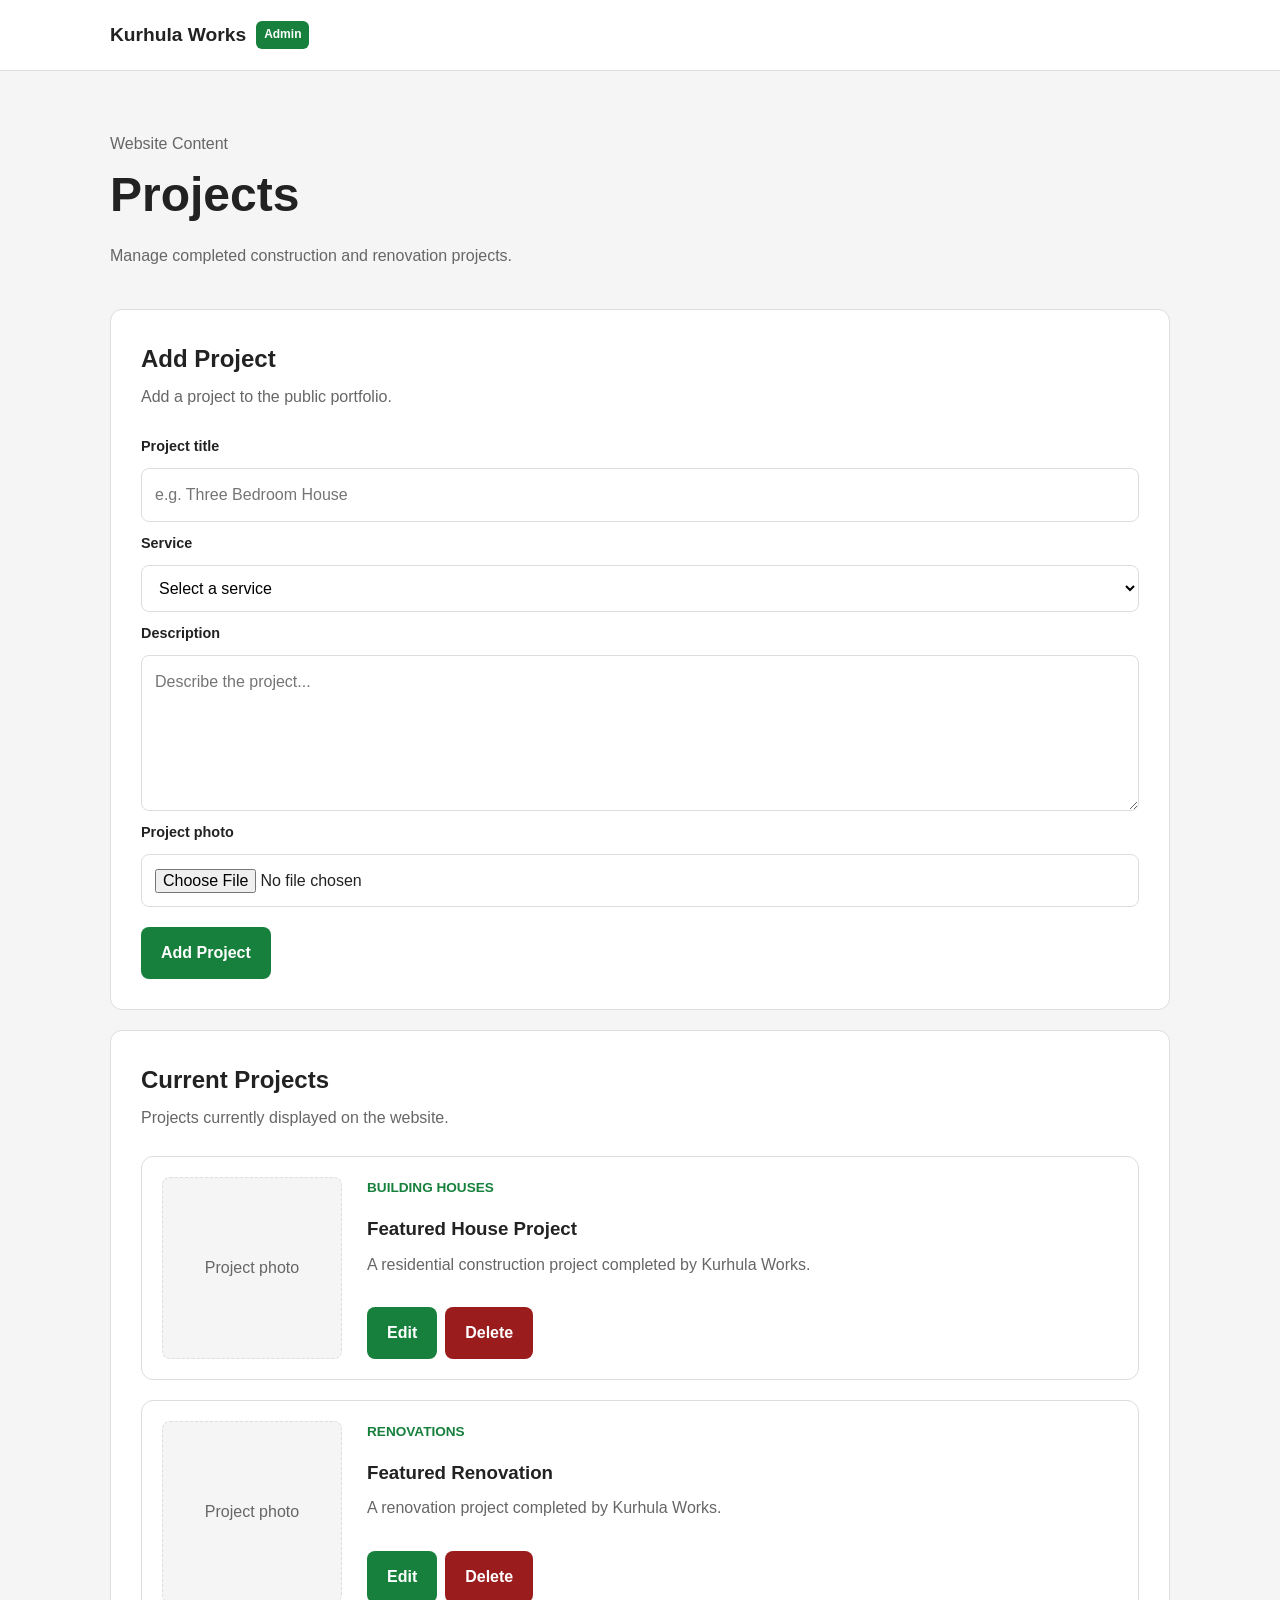
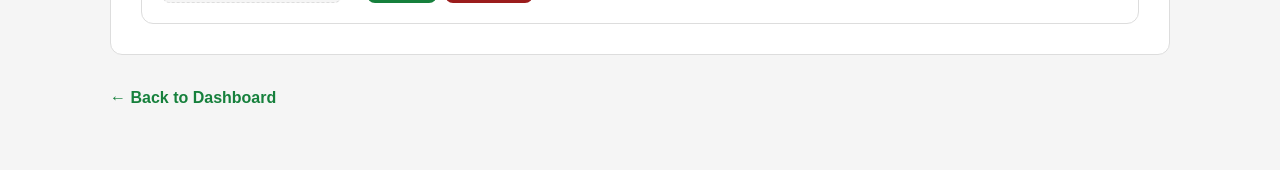
<file: admin/projects.html>
<!DOCTYPE html>
<html lang="en">

<head>

  <meta charset="UTF-8">

  <meta
    name="viewport"
    content="width=device-width, initial-scale=1.0"
  >

  <title>Projects | Kurhula Works Admin</title>

  <link rel="stylesheet" href="admin.css">

</head>


<body>


  <!-- ADMIN HEADER -->

  <header class="admin-header">

    <div class="admin-container">

      <div class="admin-brand">

        <a
          href="index.html"
          class="admin-brand-name"
        >
          Kurhula Works
        </a>

        <span class="admin-label">
          Admin
        </span>

      </div>

    </div>

  </header>


  <!-- MAIN -->

  <main class="admin-main">

    <div class="admin-container">


      <!-- PAGE HEADER -->

      <section class="admin-welcome">

        <p class="eyebrow">
          Website Content
        </p>

        <h1>
          Projects
        </h1>

        <p>
          Manage completed construction and
          renovation projects.
        </p>

      </section>


      <!-- ADD PROJECT -->

      <section class="admin-panel">

        <div class="admin-panel-header">

          <h2>
            Add Project
          </h2>

          <p>
            Add a project to the public
            portfolio.
          </p>

        </div>


        <form>


          <label for="project-title">
            Project title
          </label>

          <input
            type="text"
            id="project-title"
            name="project-title"
            placeholder="e.g. Three Bedroom House"
          >


          <label for="project-service">
            Service
          </label>

          <select
            id="project-service"
            name="project-service"
          >

            <option value="">
              Select a service
            </option>

            <option value="building-houses">
              Building Houses
            </option>

            <option value="renovations">
              Renovations
            </option>

          </select>


          <label for="project-description">
            Description
          </label>

          <textarea
            id="project-description"
            name="project-description"
            rows="5"
            placeholder="Describe the project..."
          ></textarea>


          <label for="project-image">
            Project photo
          </label>

          <input
            type="file"
            id="project-image"
            name="project-image"
            accept="image/png,image/jpeg,image/webp"
          >


          <button
            type="submit"
            class="admin-button"
          >
            Add Project
          </button>


        </form>

      </section>


      <!-- PROJECT LIST -->

      <section class="admin-panel">

        <div class="admin-panel-header">

          <h2>
            Current Projects
          </h2>

          <p>
            Projects currently displayed
            on the website.
          </p>

        </div>


        <div class="admin-project-list">


          <!-- BUILDING PROJECT -->

          <article class="admin-project-item">

            <div class="admin-project-image">

              <span>
                Project photo
              </span>

            </div>


            <div class="admin-project-content">

              <span class="admin-card-number">
                BUILDING HOUSES
              </span>

              <h3>
                Featured House Project
              </h3>

              <p>
                A residential construction
                project completed by
                Kurhula Works.
              </p>


              <div class="admin-project-actions">

                <button
                  type="button"
                  class="admin-button"
                >
                  Edit
                </button>

                <button
                  type="button"
                  class="admin-button admin-button-danger"
                >
                  Delete
                </button>

              </div>

            </div>

          </article>


          <!-- RENOVATION PROJECT -->

          <article class="admin-project-item">

            <div class="admin-project-image">

              <span>
                Project photo
              </span>

            </div>


            <div class="admin-project-content">

              <span class="admin-card-number">
                RENOVATIONS
              </span>

              <h3>
                Featured Renovation
              </h3>

              <p>
                A renovation project completed
                by Kurhula Works.
              </p>


              <div class="admin-project-actions">

                <button
                  type="button"
                  class="admin-button"
                >
                  Edit
                </button>

                <button
                  type="button"
                  class="admin-button admin-button-danger"
                >
                  Delete
                </button>

              </div>

            </div>

          </article>


        </div>

      </section>


      <!-- BACK -->

      <a
        href="index.html"
        class="admin-back"
      >
        ← Back to Dashboard
      </a>


    </div>

  </main>


</body>

</html>
</file>
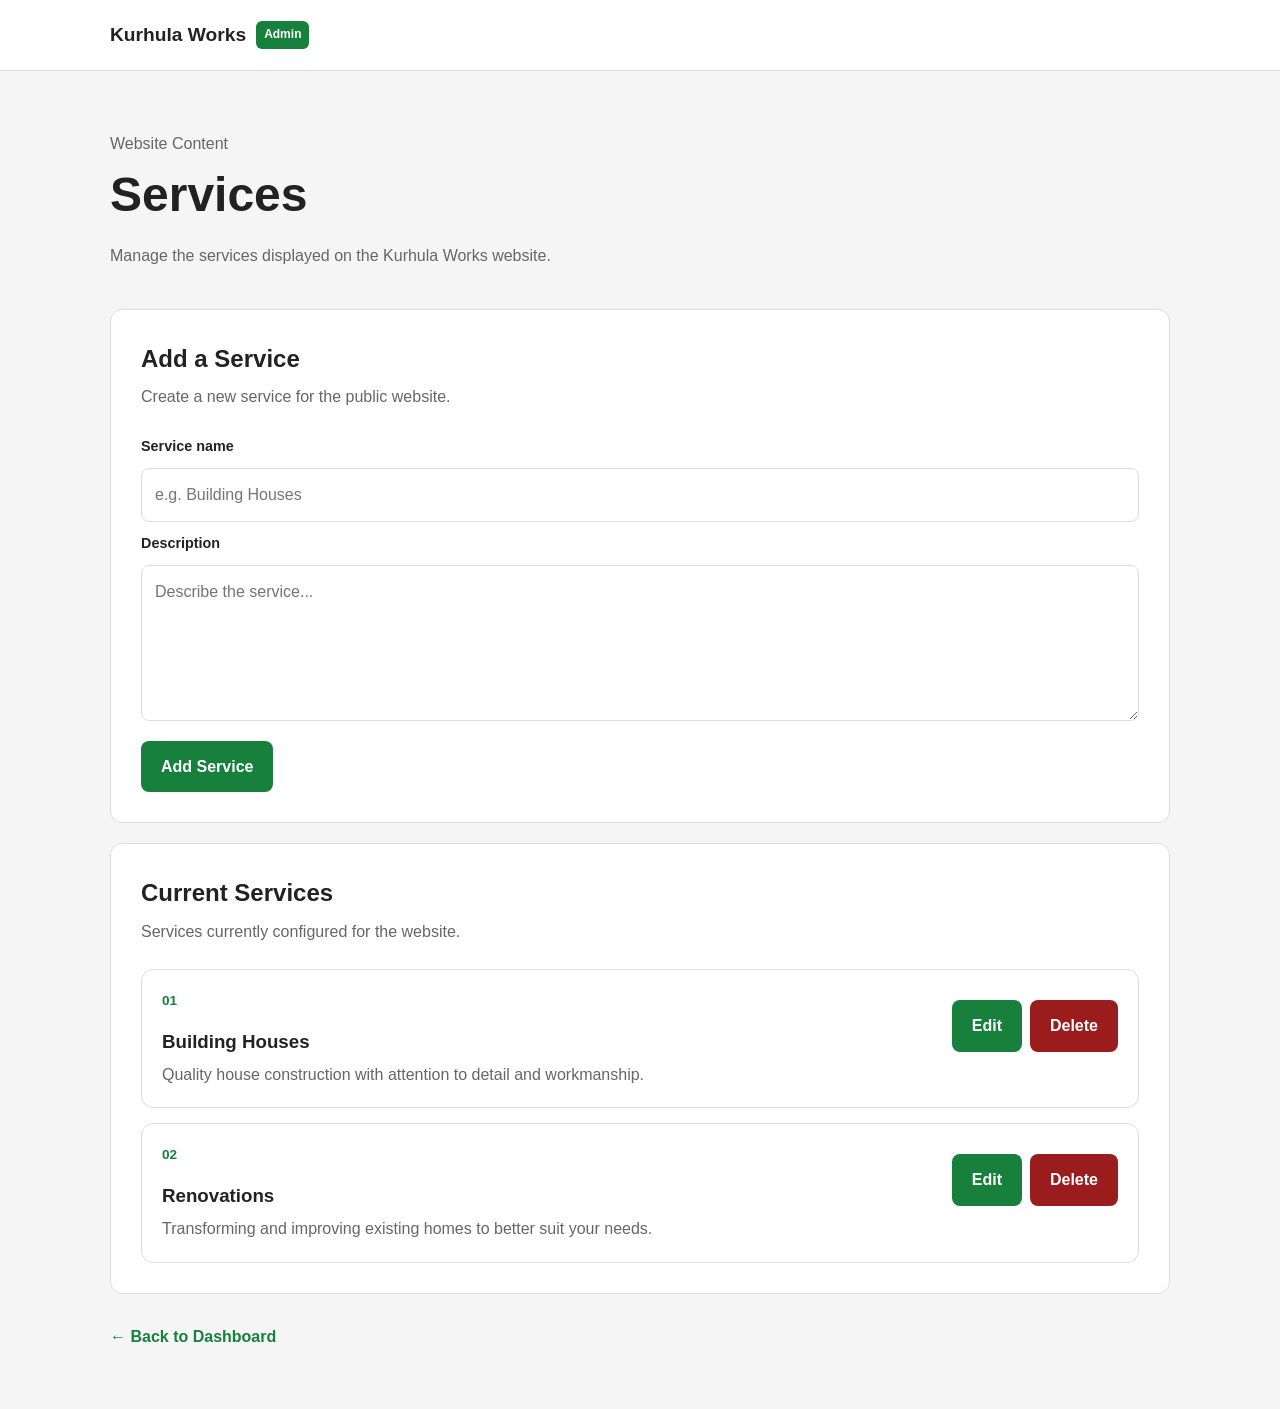
<file: admin/services.html>
<!DOCTYPE html>
<html lang="en">

<head>

  <meta charset="UTF-8">

  <meta
    name="viewport"
    content="width=device-width, initial-scale=1.0"
  >

  <title>Services | Kurhula Works Admin</title>

  <link rel="stylesheet" href="admin.css">

</head>


<body>


  <!-- ADMIN HEADER -->

  <header class="admin-header">

    <div class="admin-container">

      <div class="admin-brand">

        <a
          href="index.html"
          class="admin-brand-name"
        >
          Kurhula Works
        </a>

        <span class="admin-label">
          Admin
        </span>

      </div>

    </div>

  </header>


  <!-- MAIN -->

  <main class="admin-main">

    <div class="admin-container">


      <!-- PAGE HEADER -->

      <section class="admin-welcome">

        <p class="eyebrow">
          Website Content
        </p>

        <h1>
          Services
        </h1>

        <p>
          Manage the services displayed on
          the Kurhula Works website.
        </p>

      </section>


      <!-- ADD SERVICE -->

      <section class="admin-panel">

        <div class="admin-panel-header">

          <h2>
            Add a Service
          </h2>

          <p>
            Create a new service for the
            public website.
          </p>

        </div>


        <form>

          <label for="service-name">
            Service name
          </label>

          <input
            type="text"
            id="service-name"
            name="service-name"
            placeholder="e.g. Building Houses"
          >


          <label for="service-description">
            Description
          </label>

          <textarea
            id="service-description"
            name="service-description"
            rows="5"
            placeholder="Describe the service..."
          ></textarea>


          <button
            type="submit"
            class="admin-button"
          >
            Add Service
          </button>

        </form>

      </section>


      <!-- CURRENT SERVICES -->

      <section class="admin-panel">

        <div class="admin-panel-header">

          <h2>
            Current Services
          </h2>

          <p>
            Services currently configured
            for the website.
          </p>

        </div>


        <div class="admin-service-list">


          <!-- SERVICE 01 -->

          <article class="admin-service-item">

            <div>

              <span class="admin-card-number">
                01
              </span>

              <h3>
                Building Houses
              </h3>

              <p>
                Quality house construction with
                attention to detail and workmanship.
              </p>

            </div>

            <div class="admin-service-actions">

              <button
                type="button"
                class="admin-button"
              >
                Edit
              </button>

              <button
                type="button"
                class="admin-button admin-button-danger"
              >
                Delete
              </button>

            </div>

          </article>


          <!-- SERVICE 02 -->

          <article class="admin-service-item">

            <div>

              <span class="admin-card-number">
                02
              </span>

              <h3>
                Renovations
              </h3>

              <p>
                Transforming and improving existing
                homes to better suit your needs.
              </p>

            </div>

            <div class="admin-service-actions">

              <button
                type="button"
                class="admin-button"
              >
                Edit
              </button>

              <button
                type="button"
                class="admin-button admin-button-danger"
              >
                Delete
              </button>

            </div>

          </article>


        </div>

      </section>


      <!-- BACK -->

      <a
        href="index.html"
        class="admin-back"
      >
        ← Back to Dashboard
      </a>


    </div>

  </main>


</body>

</html>
</file>
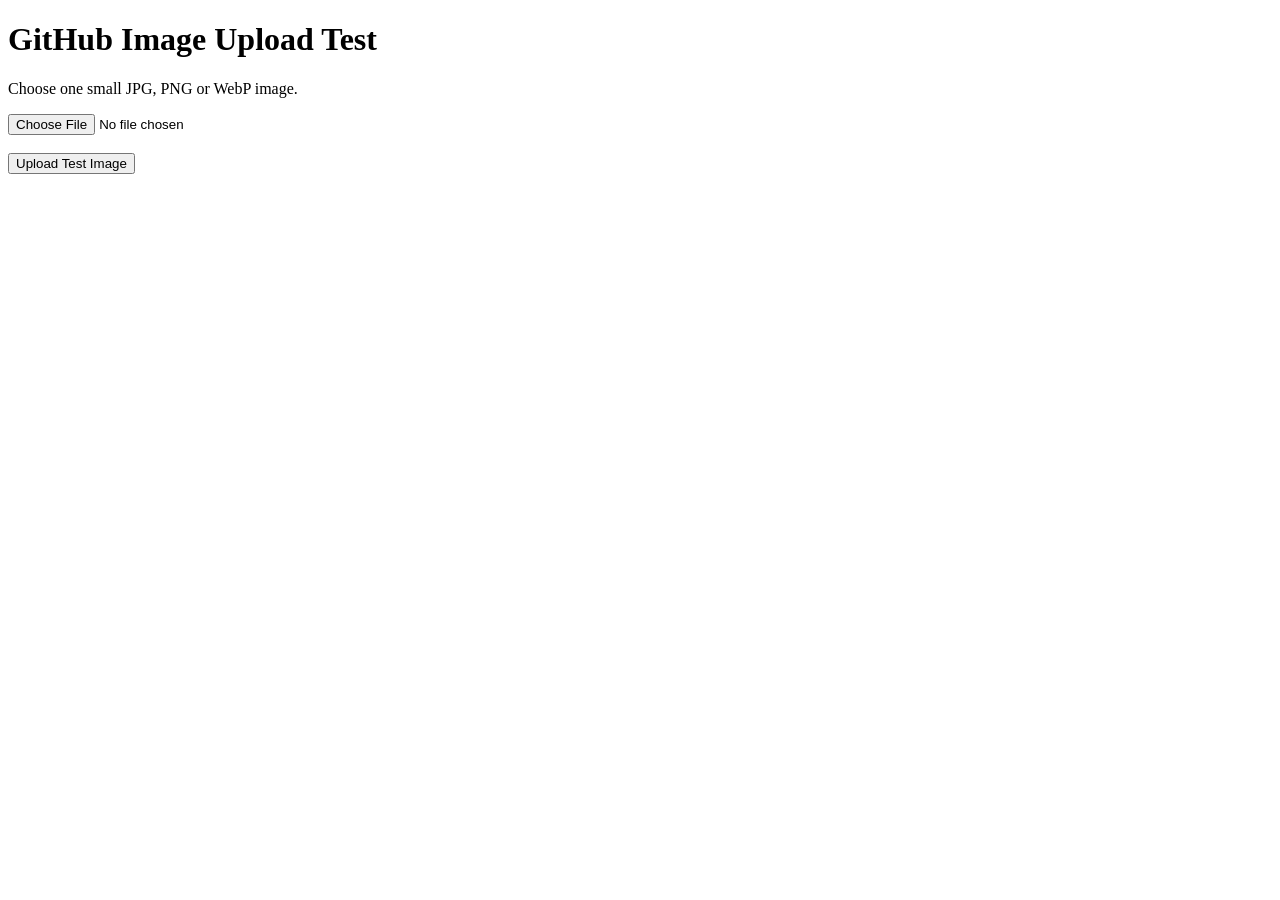
<file: admin/upload-test.html>
<!DOCTYPE html>
<html lang="en">

<head>

  <meta charset="UTF-8">

  <meta
    name="viewport"
    content="width=device-width, initial-scale=1.0"
  >

  <title>Upload Test | Kurhula Works Admin</title>

</head>


<body>

  <h1>GitHub Image Upload Test</h1>

  <p>
    Choose one small JPG, PNG or WebP image.
  </p>


  <input
    type="file"
    id="image"
    accept="image/jpeg,image/png,image/webp"
  >


  <br><br>


  <button id="upload">
    Upload Test Image
  </button>


  <p id="message"></p>


  <pre id="result"></pre>


  <script>

    const API_URL =
      "https://kurhula-works-api.kurhulaworks.workers.dev";


    const imageInput =
      document.getElementById("image");

    const uploadButton =
      document.getElementById("upload");

    const message =
      document.getElementById("message");

    const result =
      document.getElementById("result");


    uploadButton.addEventListener(
      "click",
      async () => {

        const file =
          imageInput.files[0];


        if (!file) {

          message.textContent =
            "Please choose an image first.";

          return;

        }


        message.textContent =
          "Uploading...";

        result.textContent =
          "";


        try {

          const reader =
            new FileReader();


          reader.onload = async () => {

            const base64 =
              reader.result.split(",")[1];


            const response =
              await fetch(
                `${API_URL}/upload-image`,
                {

                  method: "POST",

                  headers: {
                    "Content-Type":
                      "application/json"
                  },

                  body:
                    JSON.stringify({

                      file_name:
                        file.name,

                      file_base64:
                        base64,

                      content_type:
                        file.type

                    })

                }
              );


            const data =
              await response.json();


            result.textContent =
              JSON.stringify(
                data,
                null,
                2
              );


            if (
              response.ok &&
              data.success
            ) {

              message.textContent =
                "Image uploaded successfully!";

            } else {

              message.textContent =
                "Upload failed.";

            }

          };


          reader.readAsDataURL(file);


        } catch (error) {

          console.error(error);

          message.textContent =
            "Unable to connect to the Worker.";

        }

      }
    );

  </script>

</body>

  </html>
</file>
<file: admin/admin.css>
/* ========================================
   KURHULA WORKS ADMIN
   ADMIN DESIGN SYSTEM
======================================== */

:root {

  /* Brand */
  --admin-brand-primary: #16803c;
  --admin-brand-primary-dark: #0f5c2b;

  /* Backgrounds */
  --admin-background: #f5f5f5;
  --admin-surface: #ffffff;

  /* Text */
  --admin-text-main: #222222;
  --admin-text-muted: #666666;
  --admin-text-light: #ffffff;

  /* Borders */
  --admin-border: #dddddd;

  /* Layout */
  --admin-content-width: 1100px;

  /* Spacing */
  --admin-space-sm: 10px;
  --admin-space-md: 20px;
  --admin-space-lg: 40px;

  /* Corners */
  --admin-radius: 12px;

}


/* ========================================
   BASE
======================================== */

* {
  box-sizing: border-box;
  margin: 0;
  padding: 0;
}

html {
  scroll-behavior: smooth;
}

body {
  font-family: Arial, sans-serif;
  line-height: 1.6;
  color: var(--admin-text-main);
  background: var(--admin-background);
}

a {
  color: inherit;
  text-decoration: none;
}


/* ========================================
   ADMIN CONTAINER
======================================== */

.admin-container {
  width: 100%;
  max-width: var(--admin-content-width);
  margin: 0 auto;
  padding-left: var(--admin-space-md);
  padding-right: var(--admin-space-md);
}


/* ========================================
   ADMIN HEADER
======================================== */

.admin-header {
  background: var(--admin-surface);
  border-bottom: 1px solid var(--admin-border);
}

.admin-header .admin-container {
  min-height: 70px;

  display: flex;
  align-items: center;
  justify-content: space-between;
}


/* ========================================
   ADMIN BRAND
======================================== */

.admin-brand {
  display: flex;
  align-items: center;
  gap: 10px;
}

.admin-brand-name {
  font-size: 1.2rem;
  font-weight: 700;
}

.admin-label {
  padding: 4px 8px;

  background: var(--admin-brand-primary);
  color: var(--admin-text-light);

  border-radius: 6px;

  font-size: 0.75rem;
  font-weight: 700;
}


/* ========================================
   ADMIN MAIN
======================================== */

.admin-main {
  padding: 60px 0;
}


/* ========================================
   ADMIN WELCOME
======================================== */

.admin-welcome {
  margin-bottom: 40px;
}

.admin-welcome h1 {
  margin-bottom: 10px;
  font-size: clamp(2rem, 6vw, 3rem);
}

.admin-welcome p {
  color: var(--admin-text-muted);
  max-width: 650px;
}


/* ========================================
   ADMIN GRID
======================================== */

.admin-grid {
  display: grid;
  grid-template-columns: repeat(2, 1fr);
  gap: var(--admin-space-md);
}


/* ========================================
   ADMIN CARDS
======================================== */

.admin-card {
  display: block;

  padding: 30px;

  background: var(--admin-surface);

  border: 1px solid var(--admin-border);
  border-radius: var(--admin-radius);

  transition:
    transform 0.2s ease,
    border-color 0.2s ease,
    box-shadow 0.2s ease;
}

.admin-card:hover {
  transform: translateY(-3px);

  border-color: var(--admin-brand-primary);

  box-shadow: 0 10px 30px rgba(0, 0, 0, 0.08);
}

.admin-card-number {
  display: block;

  margin-bottom: 15px;

  color: var(--admin-brand-primary);

  font-size: 0.85rem;
  font-weight: 700;
}

.admin-card h2 {
  margin-bottom: 8px;

  font-size: 1.4rem;
}

.admin-card p {
  color: var(--admin-text-muted);
}


/* ========================================
   MOBILE
======================================== */

@media (max-width: 700px) {

  .admin-main {
    padding: 40px 0;
  }

  .admin-grid {
    grid-template-columns: 1fr;
  }

  .admin-card {
    padding: 24px;
  }

}


/* ========================================
   ADMIN PANELS
======================================== */

.admin-panel {
  margin-bottom: var(--admin-space-md);
  padding: 30px;

  background: var(--admin-surface);

  border: 1px solid var(--admin-border);
  border-radius: var(--admin-radius);
}

.admin-panel-header {
  margin-bottom: 25px;
}

.admin-panel-header h2 {
  margin-bottom: 6px;
}

.admin-panel-header p {
  color: var(--admin-text-muted);
}


/* ========================================
   FORMS
======================================== */

.admin-panel form {
  display: flex;
  flex-direction: column;
  gap: 10px;
}

.admin-panel label {
  font-weight: 700;
  font-size: 0.9rem;
}

.admin-panel input[type="text"],
.admin-panel input[type="file"] {
  width: 100%;
  padding: 13px;

  font: inherit;

  border: 1px solid var(--admin-border);
  border-radius: 8px;

  background: var(--admin-surface);
}


/* ========================================
   ADMIN BUTTON
======================================== */

.admin-button {
  align-self: flex-start;

  margin-top: 10px;

  padding: 13px 20px;

  border: none;
  border-radius: 8px;

  background: var(--admin-brand-primary);
  color: var(--admin-text-light);

  font: inherit;
  font-weight: 700;

  cursor: pointer;
}

.admin-button:hover {
  background: var(--admin-brand-primary-dark);
}


/* ========================================
   LOGO PREVIEW
======================================== */

.logo-preview {
  margin-bottom: 25px;
}

.logo-placeholder {
  width: 180px;
  height: 120px;

  display: flex;
  align-items: center;
  justify-content: center;

  border: 1px dashed var(--admin-border);
  border-radius: 8px;

  color: var(--admin-text-muted);

  font-size: 0.9rem;
}


/* ========================================
   BACK LINK
======================================== */

.admin-back {
  display: inline-block;

  margin-top: 10px;

  color: var(--admin-brand-primary);

  font-weight: 700;
}





/* ========================================
   ADMIN TEXTAREA
======================================== */

.admin-panel textarea {
  width: 100%;

  padding: 13px;

  font: inherit;

  resize: vertical;

  border: 1px solid var(--admin-border);
  border-radius: 8px;

  background: var(--admin-surface);
}


/* ========================================
   ADMIN SERVICE LIST
======================================== */

.admin-service-list {
  display: flex;
  flex-direction: column;
  gap: 15px;
}

.admin-service-item {
  display: flex;
  align-items: flex-start;
  justify-content: space-between;
  gap: 20px;

  padding: 20px;

  border: 1px solid var(--admin-border);
  border-radius: var(--admin-radius);
}

.admin-service-item h3 {
  margin: 5px 0;
}

.admin-service-item p {
  color: var(--admin-text-muted);
}

.admin-service-actions {
  display: flex;
  flex-wrap: wrap;
  gap: 8px;
}

.admin-button-danger {
  background: #9b1c1c;
}

.admin-button-danger:hover {
  background: #721515;
}


/* ========================================
   MOBILE
======================================== */

@media (max-width: 700px) {

  .admin-service-item {
    flex-direction: column;
  }

  .admin-service-actions {
    width: 100%;
  }

  .admin-service-actions .admin-button {
    flex: 1;
  }

}





/* ========================================
   ADMIN SELECT
======================================== */

.admin-panel select {
  width: 100%;

  padding: 13px;

  font: inherit;

  border: 1px solid var(--admin-border);
  border-radius: 8px;

  background: var(--admin-surface);
}


/* ========================================
   ADMIN PROJECT LIST
======================================== */

.admin-project-list {
  display: flex;
  flex-direction: column;
  gap: 20px;
}

.admin-project-item {
  display: grid;

  grid-template-columns: 180px 1fr;

  gap: 25px;

  padding: 20px;

  border: 1px solid var(--admin-border);

  border-radius: var(--admin-radius);
}


/* ========================================
   PROJECT IMAGE
======================================== */

.admin-project-image {
  min-height: 140px;

  display: flex;

  align-items: center;
  justify-content: center;

  border-radius: 8px;

  background: var(--admin-background);

  color: var(--admin-text-muted);

  border: 1px dashed var(--admin-border);
}


/* ========================================
   PROJECT CONTENT
======================================== */

.admin-project-content h3 {
  margin: 5px 0 8px;
}

.admin-project-content p {
  color: var(--admin-text-muted);
}


/* ========================================
   PROJECT ACTIONS
======================================== */

.admin-project-actions {
  display: flex;

  gap: 8px;

  margin-top: 20px;
}


/* ========================================
   MOBILE
======================================== */

@media (max-width: 700px) {

  .admin-project-item {
    grid-template-columns: 1fr;
  }

  .admin-project-image {
    min-height: 180px;
  }

}


/* ========================================
   ADMIN EMPTY STATE
======================================== */

.admin-empty {
  padding: 50px 20px;

  text-align: center;

  border: 1px dashed var(--admin-border);

  border-radius: var(--admin-radius);
}

.admin-empty h3 {
  margin-bottom: 8px;
}

.admin-empty p {
  color: var(--admin-text-muted);
}




/* ========================================
   QUOTE FORM
======================================== */

.quote-form {
  max-width: 720px;
  margin-top: 45px;
  padding: 35px;
  background: var(--surface);
  border: 1px solid var(--border);
  border-radius: var(--radius);
  box-shadow: 0 18px 50px rgba(0, 0, 0, 0.06);
}

.form-group {
  margin-bottom: 24px;
}

.form-group label {
  display: block;
  margin-bottom: 8px;
  font-weight: 700;
  color: var(--text-main);
}

.form-group input,
.form-group select,
.form-group textarea {
  width: 100%;
  padding: 14px 16px;
  font: inherit;
  color: var(--text-main);
  background: var(--surface);
  border: 1px solid var(--border);
  border-radius: 8px;
  outline: none;
  transition:
    border-color 0.2s ease,
    box-shadow 0.2s ease;
}

.form-group textarea {
  resize: vertical;
  min-height: 160px;
}

.form-group input:focus,
.form-group select:focus,
.form-group textarea:focus {
  border-color: var(--brand-primary);
  box-shadow: 0 0 0 3px rgba(22, 128, 60, 0.12);
}

.quote-form .button {
  border: none;
  cursor: pointer;
  font: inherit;
}

.form-note {
  max-width: 720px;
  margin-top: 20px;
  color: var(--text-muted);
  font-size: 0.95rem;
}


/* ========================================
   QUOTE FORM — MOBILE
======================================== */

@media (max-width: 600px) {

  .quote-form {
    padding: 24px 18px;
    margin-top: 30px;
  }

}
</file>
